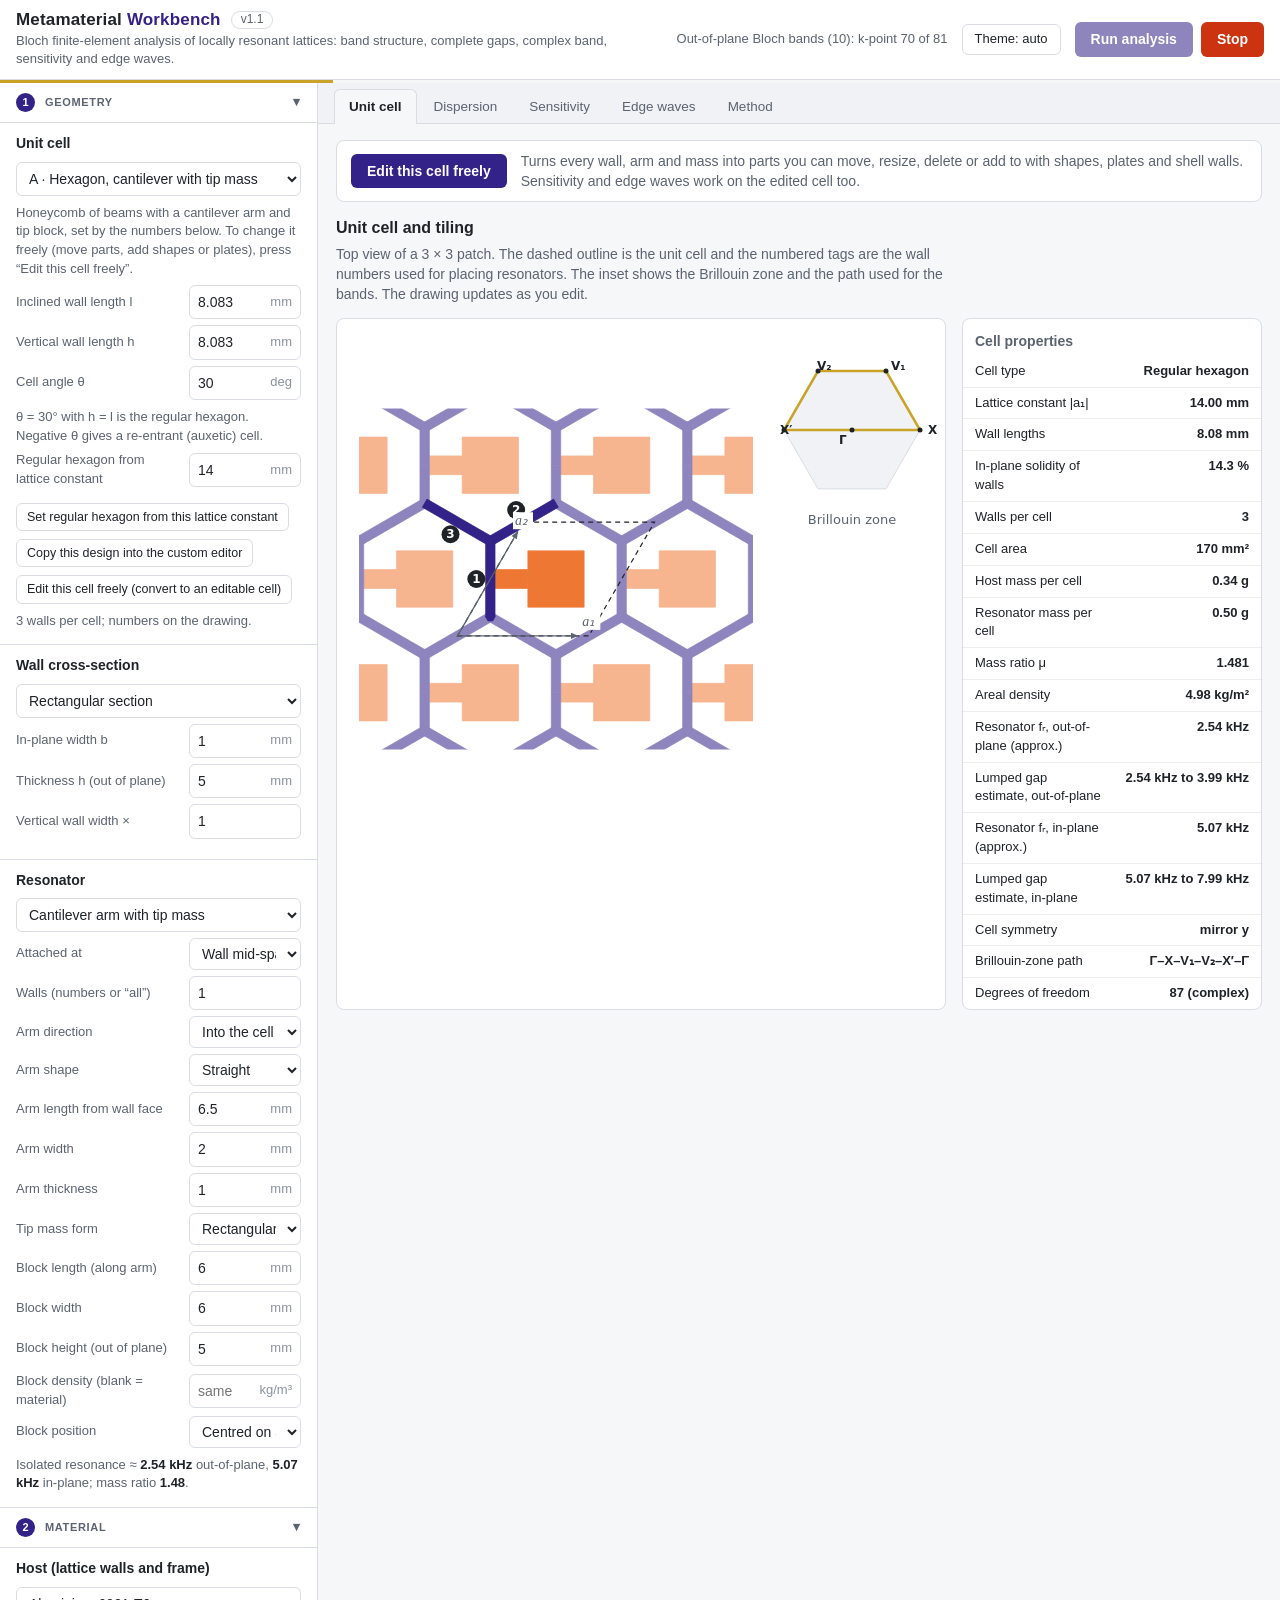
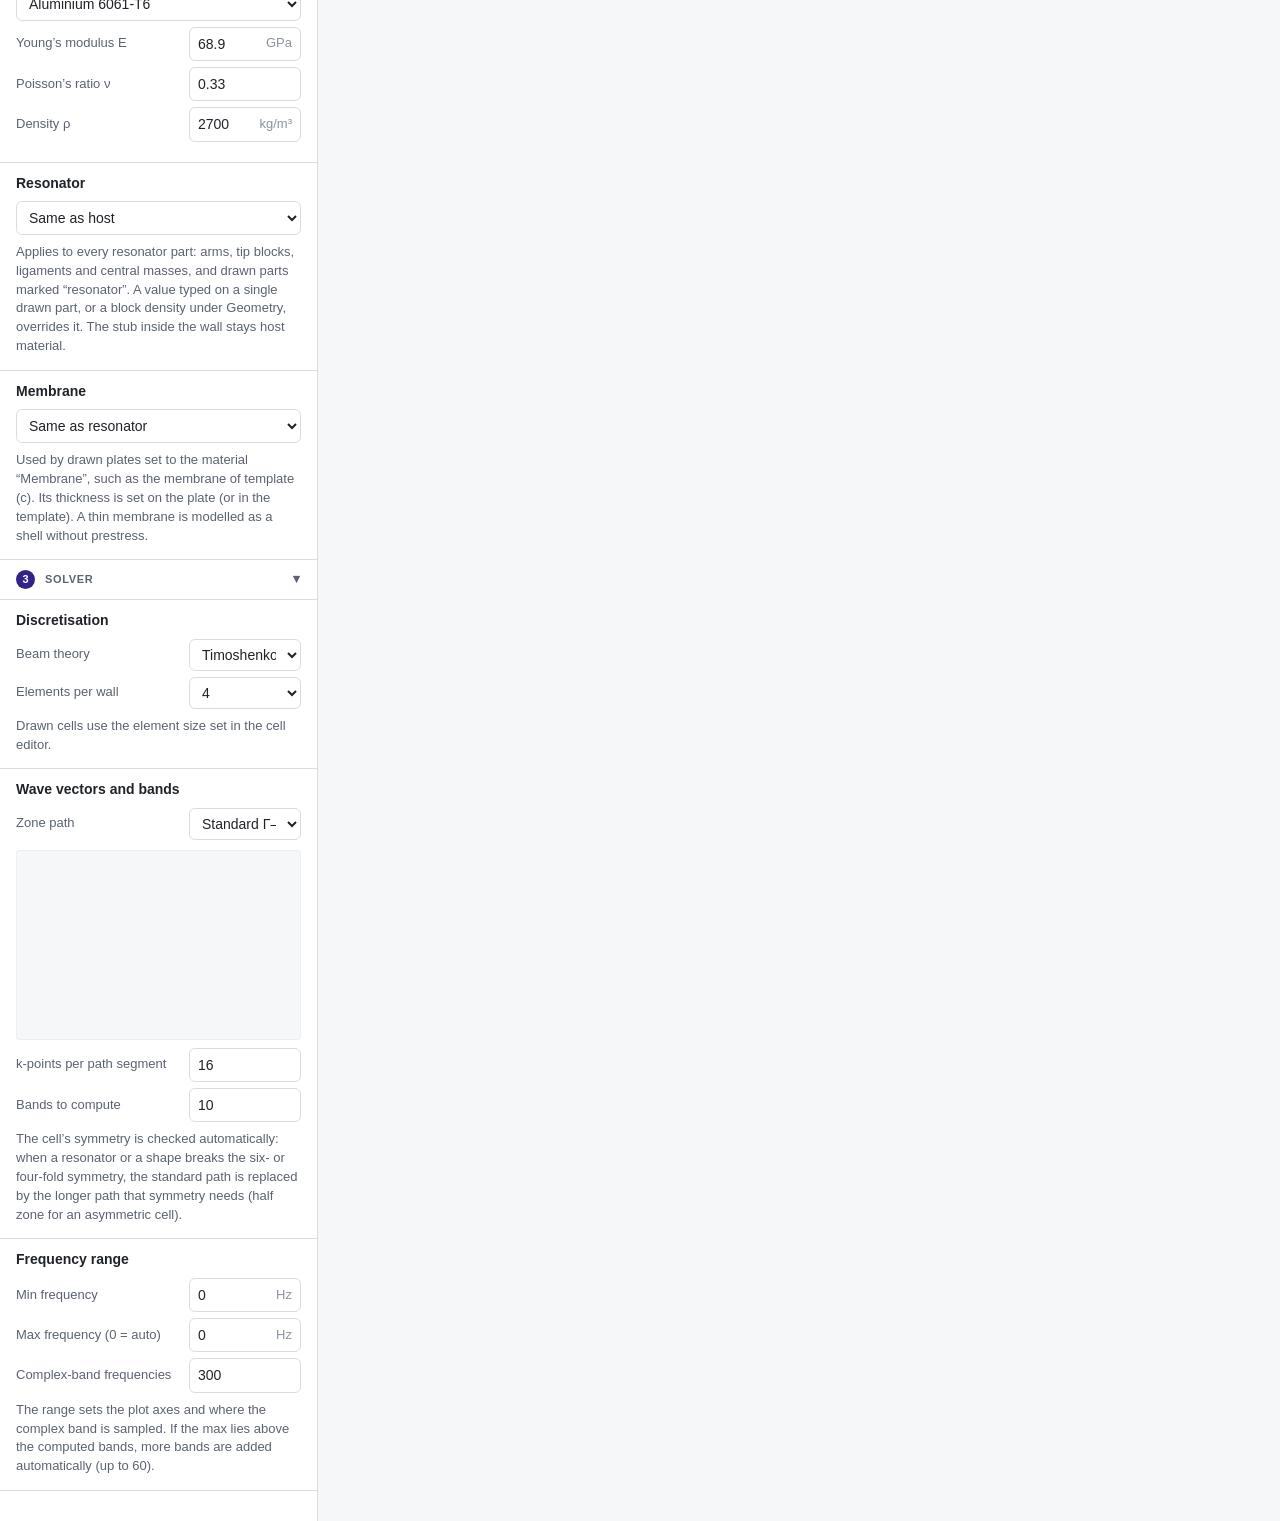
<file: index.html>
<!DOCTYPE html>
<html lang="en">
<head>
<meta charset="utf-8">
<meta name="viewport" content="width=device-width, initial-scale=1, viewport-fit=cover">
<title>Metamaterial FE Workbench</title>
<link rel="stylesheet" href="src/style.css">
</head>
<body>
<header class="top">
  <div class="grow">
    <h1><span>Metamaterial <span class="acc">Workbench</span></span><span class="verchip" title="Version">v1.1</span></h1>
    <p>Bloch finite-element analysis of locally resonant lattices: band structure, complete gaps, complex band, sensitivity and edge waves.</p>
  </div>
  <div class="status" id="status" role="status">Ready</div>
  <button class="btn" type="button" id="themeBtn" title="Colours: follow the system, light or dark">Theme: auto</button>
  <div class="runbox"><button class="run" id="run">Run analysis</button><button class="stop" id="stop" type="button" disabled>Stop</button></div>
</header>
<div class="bar"><i id="prog"></i></div>
<div class="shell">
<aside class="rail" aria-label="Model parameters">
  <details class="grp" open><summary><span class="num">1</span>Geometry</summary>
  <fieldset>
    <legend>Unit cell</legend>
    <select class="full" id="design" aria-label="Unit cell design">
      <optgroup label="Ready-made cells (all editable)">
        <option value="hexcant" selected>A · Hexagon, cantilever with tip mass</option>
        <option value="hexspokes">B · Hexagon, centre mass on six spokes, inner ring, six blocks</option>
        <option value="hexbeam">C · Hexagon, beam across, centre mass</option>
      </optgroup>
      <optgroup label="Build your own">
        <option value="own">Lattice + resonator of your choice</option>
      </optgroup>
      <optgroup label="Advanced">
        <option value="custom">Custom beam cell (nodes and beams, JSON)</option>
      </optgroup>
    </select>
    <p class="note" id="designNote"></p>
    <select class="hidden" id="lat" aria-hidden="true" tabindex="-1">
      <option value="hexagon" selected>hexagon</option><option value="square">square</option><option value="triangular">triangular</option><option value="kagome">kagome</option><option value="custom">custom</option><option value="drawn">drawn</option>
    </select>
    <div id="aBox"><div class="row"><label for="a">Lattice constant a</label><div class="inp"><input id="a" type="number" step="any" value="50"><span>mm</span></div></div></div>
    <div id="hexBox">
      <div class="row"><label for="hl">Inclined wall length l</label><div class="inp"><input id="hl" type="number" step="any" value="8.083"><span>mm</span></div></div>
      <div class="row"><label for="hv">Vertical wall length h</label><div class="inp"><input id="hv" type="number" step="any" value="8.083"><span>mm</span></div></div>
      <div class="row"><label for="hth">Cell angle θ</label><div class="inp"><input id="hth" type="number" step="any" value="30"><span>deg</span></div></div>
      <p class="note">θ = 30° with h = l is the regular hexagon. Negative θ gives a re-entrant (auxetic) cell.</p>
      <div class="row"><label for="hLC">Regular hexagon from lattice constant</label><div class="inp"><input id="hLC" type="number" step="any" value="14"><span>mm</span></div></div>
      <button class="mini" id="setLC" type="button">Set regular hexagon from this lattice constant</button>
    </div>
    <div id="customBox" class="hidden">
      <textarea id="json" spellcheck="false" aria-label="Custom cell definition" rows="16"></textarea>
      <p class="note" id="jsonNote">Lengths in mm, masses in g, J in g·mm². “shift” is the cell offset [n₁, n₂] of node j. Role “res” marks resonator parts.</p>
    </div>
    <button class="mini" id="toCustom" type="button">Copy this design into the custom editor</button>
    <div id="drawnBox" class="hidden"><p class="note">The cell is edited in the <b>Unit cell</b> tab: standard shapes (any regular polygon, rectangle, circle) used as plates, beam frames, shell walls or holes, plus free beams, walls, plates, masses, mass-springs and templates. Sizes, thicknesses, positions and materials of every part are typed there or changed with the mouse. All analyses work on it: dispersion, sensitivity and edge waves.</p><button class="mini" type="button" id="openEditor">Open the cell editor</button></div>
    <button class="mini" id="editAsDraw" type="button">Edit this cell freely (convert to an editable cell)</button>
    <p class="note" id="latNote"></p>
  </fieldset>
  <div id="genBox" class="hidden">
  <fieldset>
    <legend>Lattice</legend>
    <div class="row" id="gLatRow"><label for="gLat">Lattice</label><div class="inp"><select id="gLat"><option value="hex" selected>Hexagon (honeycomb)</option><option value="square">Square</option><option value="tri">Triangle</option><option value="kagome">Kagome</option><option value="free">Free (draw the frame yourself)</option></select></div></div>
    <div data-glat="hex square tri kagome">
      <div class="row"><label for="gL" id="gLlab">Hexagon side L</label><div class="inp"><input id="gL" type="number" step="any" value="10"><span>mm</span></div></div>
      <div class="row"><label for="gW">Wall width w (in plane)</label><div class="inp"><input id="gW" type="number" step="any" value="1"><span>mm</span></div></div>
      <div class="row"><label for="gH">Wall height h (out of plane)</label><div class="inp"><input id="gH" type="number" step="any" value="3"><span>mm</span></div></div>
    </div>
    <p class="note" data-glat="free">Draw the frame in the Unit cell tab (Shape → Frame of beams, or Beam). The lattice vectors a₁, a₂ are set there.</p>
  </fieldset>
  <fieldset>
    <legend>Resonator</legend>
    <div class="row" id="gResRow"><label for="gRes">Resonator</label><div class="inp"><select id="gRes"><option value="none">None (bare lattice)</option><option value="cant">Cantilever with tip mass</option><option value="spokes">Centre mass on spokes</option><option value="across" selected>Beam across, centre mass</option><option value="membrane">Membrane with centre mass</option><option value="spring">Mass on spring</option></select></div></div>
    <div data-gres="cant">
      <div class="row"><label for="gCw">Walls (numbers or “all”)</label><div class="inp"><input id="gCw" type="text" value="1"></div></div>
      <div class="row"><label for="gCt">Position along wall (0–1)</label><div class="inp"><input id="gCt" type="number" step="any" value="0.5"></div></div>
      <div class="row"><label for="gCL">Arm length from wall face</label><div class="inp"><input id="gCL" type="number" step="any" value="4"><span>mm</span></div></div>
      <div class="row"><label for="gCb">Arm width</label><div class="inp"><input id="gCb" type="number" step="any" value="1"><span>mm</span></div></div>
      <div class="row"><label for="gCh">Arm thickness</label><div class="inp"><input id="gCh" type="number" step="any" value="0.6"><span>mm</span></div></div>
      <div class="row"><label for="gBl">Tip block length</label><div class="inp"><input id="gBl" type="number" step="any" value="2.5"><span>mm</span></div></div>
      <div class="row"><label for="gBw">Tip block width</label><div class="inp"><input id="gBw" type="number" step="any" value="2.5"><span>mm</span></div></div>
      <div class="row"><label for="gBh">Tip block height</label><div class="inp"><input id="gBh" type="number" step="any" value="2"><span>mm</span></div></div>
    </div>
    <div data-gres="spokes across membrane">
      <div class="row"><label for="gMs">Centre mass shape</label><div class="inp"><select id="gMs"><option value="poly" selected>Polygon (like the cell)</option><option value="circle">Circle</option></select></div></div>
      <div class="row"><label for="gMR">Centre mass radius R</label><div class="inp"><input id="gMR" type="number" step="any" value="2.5"><span>mm</span></div></div>
      <div class="row"><label for="gMt">Centre mass thickness t</label><div class="inp"><input id="gMt" type="number" step="any" value="2"><span>mm</span></div></div>
      <div class="row"><label for="gMrho">Mass density (blank = material)</label><div class="inp"><input id="gMrho" type="number" step="any" placeholder="same"><span>kg/m³</span></div></div>
    </div>
    <div data-gres="spokes across">
      <div class="row"><label for="gSb">Beam width</label><div class="inp"><input id="gSb" type="number" step="any" value="0.6"><span>mm</span></div></div>
      <div class="row"><label for="gSh">Beam thickness</label><div class="inp"><input id="gSh" type="number" step="any" value="0.6"><span>mm</span></div></div>
    </div>
    <div data-gres="across">
      <div class="row"><label for="gAx">Beam runs between</label><div class="inp"><select id="gAx"><option value="mid" selected>Two opposite sides (mid-points)</option><option value="corner">Two opposite corners</option></select></div></div>
    </div>
    <div data-gres="spokes">
      <div class="row"><label for="gRr">Inner ring radius (0 = none)</label><div class="inp"><input id="gRr" type="number" step="any" value="6"><span>mm</span></div></div>
      <div class="row"><label for="gRw">Ring width</label><div class="inp"><input id="gRw" type="number" step="any" value="0.6"><span>mm</span></div></div>
      <div class="row"><label for="gKs">Block size (0 = none)</label><div class="inp"><input id="gKs" type="number" step="any" value="0.9"><span>mm</span></div></div>
      <div class="row"><label for="gKt">Block thickness</label><div class="inp"><input id="gKt" type="number" step="any" value="1.5"><span>mm</span></div></div>
      <p class="note">Blocks sit where the ring meets the spokes (half-way along the spokes when there is no ring).</p>
    </div>
    <div data-gres="membrane">
      <div class="row"><label for="gMm">Membrane thickness</label><div class="inp"><input id="gMm" type="number" step="any" value="0.1"><span>mm</span></div></div>
      <p class="note">The membrane uses the Membrane material (section 2).</p>
    </div>
    <div data-gres="spring">
      <div class="row"><label for="gPm">Mass</label><div class="inp"><input id="gPm" type="number" step="any" value="0.5"><span>g</span></div></div>
      <div class="row"><label for="gPf">Frequency (out of plane)</label><div class="inp"><input id="gPf" type="number" step="any" value="1500"><span>Hz</span></div></div>
      <div class="row"><label for="gPw">On walls (numbers or “all”)</label><div class="inp"><input id="gPw" type="text" value="1"></div></div>
    </div>
    <div data-gres="cant spokes across membrane">
      <div class="row"><label for="gZr">Masses and blocks: thickness</label><div class="inp"><select id="gZr"><option value="mid" selected>Centred on the mid-plane</option><option value="bottom">Upward from the mid-plane</option></select></div></div>
    </div>
  </fieldset>
  <p class="note err hidden" id="gErr"></p>
  <p class="note hidden" id="gEdited">You have edited this cell in the Unit cell tab, so these numbers no longer drive it. Press the button to rebuild the cell from them (your hand edits are replaced; Undo brings them back).</p>
  <button class="mini" type="button" id="gRebuild">Rebuild the cell from these numbers</button>
  </div>
  <fieldset id="hostSet">
    <legend>Wall cross-section</legend>
    <select class="full" id="hshape" aria-label="Wall cross-section">
      <option value="rect">Rectangular section</option>
      <option value="circ">Circular rod</option>
    </select>
    <div class="row" id="hbRow"><label for="hb">In-plane width b</label><div class="inp"><input id="hb" type="number" step="any" value="1"><span>mm</span></div></div>
    <div class="row"><label for="hh" id="hhLabel">Thickness h (out of plane)</label><div class="inp"><input id="hh" type="number" step="any" value="5"><span>mm</span></div></div>
    <div class="row" id="vfRow"><label for="vf">Vertical wall width × </label><div class="inp"><input id="vf" type="number" step="any" value="1"></div></div>
  </fieldset>
  <fieldset id="resSet">
    <legend>Resonator</legend>
    <select class="full" id="rtype" aria-label="Resonator type">
      <option value="none">None (bare lattice)</option>
      <option value="arm" selected>Cantilever arm with tip mass</option>
      <option value="spring">Mass on spring</option>
      <option value="central">Central mass on ligaments</option>
    </select>
    <div id="attachBox">
      <div class="row"><label for="ratt">Attached at</label><div class="inp"><select id="ratt"><option value="mid" selected>Wall mid-span</option><option value="t">Point along wall</option><option value="junction">Junctions</option></select></div></div>
      <div class="row" id="tRow"><label for="rt">Position along wall (0–1)</label><div class="inp"><input id="rt" type="number" step="any" value="0.3"></div></div>
      <div class="row" id="wallRow"><label for="rwalls">Walls (numbers or “all”)</label><div class="inp"><input id="rwalls" type="text" value="1"></div></div>
    </div>
    <div id="armBox">
      <div class="row"><label for="rori">Arm direction</label><div class="inp"><select id="rori"><option value="in">Into the cell</option><option value="out">Out of the cell</option><option value="both">Both sides (pair)</option><option value="angle">Fixed angle</option></select></div></div>
      <div class="row" id="angRow"><label for="rang">Angle from x</label><div class="inp"><input id="rang" type="number" step="any" value="0"><span>deg</span></div></div>
      <div class="row"><label for="rshape">Arm shape</label><div class="inp"><select id="rshape"><option value="straight">Straight</option><option value="L">L-shaped</option></select></div></div>
      <div class="row"><label for="rL" id="rLlab">Arm length from wall face</label><div class="inp"><input id="rL" type="number" step="any" value="6.5"><span>mm</span></div></div>
      <div id="lBox" class="hidden">
        <div class="row"><label for="rL2">Second leg length</label><div class="inp"><input id="rL2" type="number" step="any" value="6"><span>mm</span></div></div>
        <div class="row"><label for="rturn">Turn angle</label><div class="inp"><input id="rturn" type="number" step="any" value="90"><span>deg</span></div></div>
      </div>
      <div class="row"><label for="rb">Arm width</label><div class="inp"><input id="rb" type="number" step="any" value="2"><span>mm</span></div></div>
      <div class="row"><label for="rh">Arm thickness</label><div class="inp"><input id="rh" type="number" step="any" value="1"><span>mm</span></div></div>
      <div class="row"><label for="tipf">Tip mass form</label><div class="inp"><select id="tipf"><option value="block" selected>Rectangular block</option><option value="point">Point mass</option></select></div></div>
      <div id="blockBox">
        <div class="row"><label for="bL">Block length (along arm)</label><div class="inp"><input id="bL" type="number" step="any" value="6"><span>mm</span></div></div>
        <div class="row"><label for="bW">Block width</label><div class="inp"><input id="bW" type="number" step="any" value="6"><span>mm</span></div></div>
        <div class="row"><label for="bH">Block height (out of plane)</label><div class="inp"><input id="bH" type="number" step="any" value="5"><span>mm</span></div></div>
        <div class="row"><label for="bRho">Block density (blank = material)</label><div class="inp"><input id="bRho" type="number" step="any" placeholder="same"><span>kg/m³</span></div></div>
        <div class="row"><label for="bPos">Block position</label><div class="inp"><select id="bPos"><option value="centred" selected>Centred on arm tip</option><option value="beyond">Starts at arm tip</option></select></div></div>
      </div>
      <div id="pointBox" class="hidden">
        <div class="row"><label for="rmt">Tip mass (cube)</label><div class="inp"><input id="rmt" type="number" step="any" value="0.8"><span>g</span></div></div>
        <div class="row"><label for="rside">Cube side</label><div class="inp"><input id="rside" type="number" step="any" value="5"><span>mm</span></div></div>
      </div>
    </div>
    <div id="springBox" class="hidden">
      <div class="row"><label for="rm">Resonator mass m</label><div class="inp"><input id="rm" type="number" step="any" value="2"><span>g</span></div></div>
      <div class="row"><label for="rk">Spring stiffness k</label><div class="inp"><input id="rk" type="number" step="any" value="28400"><span>N/m</span></div></div>
      <div class="row"><label for="ftarget">Tune k to f<sub>r</sub></label><div class="inp"><input id="ftarget" type="number" step="any" value="600"><span>Hz</span></div></div>
      <button class="mini" id="tune" type="button">Set k from this frequency</button>
    </div>
    <div id="centralBox" class="hidden">
      <div class="row"><label for="cM">Central mass</label><div class="inp"><input id="cM" type="number" step="any" value="3"><span>g</span></div></div>
      <div class="row"><label for="cS">Cube side</label><div class="inp"><input id="cS" type="number" step="any" value="7"><span>mm</span></div></div>
      <div class="row"><label for="cTo">Ligaments to</label><div class="inp"><select id="cTo"><option value="corners">Cell corners</option><option value="mids">Wall mid-spans</option></select></div></div>
      <div class="row"><label for="cb">Ligament width</label><div class="inp"><input id="cb" type="number" step="any" value="1.5"><span>mm</span></div></div>
      <div class="row"><label for="ch">Ligament thickness</label><div class="inp"><input id="ch" type="number" step="any" value="1"><span>mm</span></div></div>
    </div>
    <p class="note" id="resNote"></p>
  </fieldset>
  </details>
  <details class="grp" open><summary><span class="num">2</span>Material</summary>
  <fieldset>
    <legend>Host (lattice walls and frame)</legend>
    <select class="full" id="matp" aria-label="Material preset">
      <option value="al">Aluminium 6061-T6</option>
      <option value="ti">Titanium Ti-6Al-4V</option>
      <option value="ss">Stainless steel 304</option>
      <option value="cf">CFRP, quasi-isotropic (approx.)</option>
      <option value="pa">PA12 nylon (SLS)</option>
      <option value="pla">PLA (FDM)</option>
      <option value="resin">Photopolymer resin (SLA, approx.)</option>
      <option value="esp">Electrospun nanofibre mat (approx.)</option>
      <option value="custom">Custom</option>
    </select>
    <div class="row"><label for="E">Young’s modulus E</label><div class="inp"><input id="E" type="number" step="any" value="68.9"><span>GPa</span></div></div>
    <div class="row"><label for="nu">Poisson’s ratio ν</label><div class="inp"><input id="nu" type="number" step="any" value="0.33"></div></div>
    <div class="row"><label for="rho">Density ρ</label><div class="inp"><input id="rho" type="number" step="any" value="2700"><span>kg/m³</span></div></div>
  </fieldset>
  <fieldset>
    <legend>Resonator</legend>
    <select class="full" id="rmatp" aria-label="Resonator material preset">
      <option value="same" selected>Same as host</option>
      <option value="al">Aluminium 6061-T6</option>
      <option value="ti">Titanium Ti-6Al-4V</option>
      <option value="ss">Stainless steel 304</option>
      <option value="cf">CFRP, quasi-isotropic (approx.)</option>
      <option value="pa">PA12 nylon (SLS)</option>
      <option value="pla">PLA (FDM)</option>
      <option value="resin">Photopolymer resin (SLA, approx.)</option>
      <option value="esp">Electrospun nanofibre mat (approx.)</option>
      <option value="custom">Custom</option>
    </select>
    <div id="rmatBox" class="hidden">
      <div class="row"><label for="rE">Young’s modulus E</label><div class="inp"><input id="rE" type="number" step="any" value="68.9"><span>GPa</span></div></div>
      <div class="row"><label for="rnu">Poisson’s ratio ν</label><div class="inp"><input id="rnu" type="number" step="any" value="0.33"></div></div>
      <div class="row"><label for="rrho">Density ρ</label><div class="inp"><input id="rrho" type="number" step="any" value="2700"><span>kg/m³</span></div></div>
    </div>
    <p class="note">Applies to every resonator part: arms, tip blocks, ligaments and central masses, and drawn parts marked “resonator”. A value typed on a single drawn part, or a block density under Geometry, overrides it. The stub inside the wall stays host material.</p>
  </fieldset>
  <fieldset>
    <legend>Membrane</legend>
    <select class="full" id="mmatp" aria-label="Membrane material preset">
      <option value="same" selected>Same as resonator</option>
      <option value="al">Aluminium 6061-T6</option>
      <option value="ti">Titanium Ti-6Al-4V</option>
      <option value="ss">Stainless steel 304</option>
      <option value="cf">CFRP, quasi-isotropic (approx.)</option>
      <option value="pa">PA12 nylon (SLS)</option>
      <option value="pla">PLA (FDM)</option>
      <option value="resin">Photopolymer resin (SLA, approx.)</option>
      <option value="esp">Electrospun nanofibre mat (approx.)</option>
      <option value="custom">Custom</option>
    </select>
    <div id="mmatBox" class="hidden">
      <div class="row"><label for="mE">Young’s modulus E</label><div class="inp"><input id="mE" type="number" step="any" value="0.05"><span>GPa</span></div></div>
      <div class="row"><label for="mnu">Poisson’s ratio ν</label><div class="inp"><input id="mnu" type="number" step="any" value="0.3"></div></div>
      <div class="row"><label for="mrho">Density ρ</label><div class="inp"><input id="mrho" type="number" step="any" value="400"><span>kg/m³</span></div></div>
    </div>
    <p class="note">Used by drawn plates set to the material “Membrane”, such as the membrane of template (c). Its thickness is set on the plate (or in the template). A thin membrane is modelled as a shell without prestress.</p>
  </fieldset>
  </details>
  <details class="grp" open><summary><span class="num">3</span>Solver</summary>
  <fieldset>
    <legend>Discretisation</legend>
    <div class="row"><label for="beam">Beam theory</label><div class="inp"><select id="beam"><option value="tim" selected>Timoshenko</option><option value="eb">Euler–Bernoulli</option></select></div></div>
    <div class="row"><label for="ne">Elements per wall</label><div class="inp"><select id="ne"><option>2</option><option selected>4</option><option>6</option><option>8</option></select></div></div>
    <p class="note">Drawn cells use the element size set in the cell editor.</p>
  </fieldset>
  <fieldset>
    <legend>Wave vectors and bands</legend>
    <div class="row"><label for="path">Zone path</label><div class="inp"><select id="path"><option value="std" selected>Standard Γ–X–K–Γ / Γ–X–M–Γ if the cell allows it</option><option value="stdforce">Γ–X–K–Γ / Γ–X–M–Γ, forced (ignores symmetry)</option><option value="auto">Automatic from cell symmetry</option><option value="quarter">Quarter zone</option><option value="half">Half zone (any cell)</option><option value="custom">Custom path (your own points)</option></select></div></div>
    <div id="kpathBox" class="hidden">
      <div class="row"><label for="kpU">Point coordinates</label><div class="inp"><select id="kpU"><option value="frac">Fractions of b₁, b₂</option><option value="cart">kx, ky in units of π/a</option></select></div></div>
      <textarea id="kpT" class="kpt" rows="5" spellcheck="false" aria-label="Custom zone path">Γ 0 0
X 1/2 0
K 2/3 1/3
Γ 0 0</textarea>
      <button class="mini" id="kpFill" type="button">Start from the automatic path</button>
      <p class="note">One point per line: a label, then two numbers (fractions such as 2/3 are fine). The bands are computed along straight lines from point to point. With π/a units, a = |a₁|.</p>
    </div>
    <canvas id="cvKpath" class="kpath" aria-label="Brillouin zone and the zone path"></canvas>
    <p class="note" id="kpNote"></p>
    <div class="row"><label for="kper">k-points per path segment</label><div class="inp"><input id="kper" type="number" step="1" value="16"></div></div>
    <div class="row"><label for="nb">Bands to compute</label><div class="inp"><input id="nb" type="number" step="1" value="10"></div></div>
    <p class="note">The cell’s symmetry is checked automatically: when a resonator or a shape breaks the six- or four-fold symmetry, the standard path is replaced by the longer path that symmetry needs (half zone for an asymmetric cell).</p>
  </fieldset>
  <fieldset>
    <legend>Frequency range</legend>
    <div class="row"><label for="fmin">Min frequency</label><div class="inp"><input id="fmin" type="number" step="any" value="0"><span>Hz</span></div></div>
    <div class="row"><label for="fmax">Max frequency (0 = auto)</label><div class="inp"><input id="fmax" type="number" step="any" value="0"><span>Hz</span></div></div>
    <div class="row"><label for="nf">Complex-band frequencies</label><div class="inp"><input id="nf" type="number" step="1" value="300"></div></div>
    <p class="note">The range sets the plot axes and where the complex band is sampled. If the max lies above the computed bands, more bands are added automatically (up to 60).</p>
  </fieldset>
  </details>
</aside>

<main>
  <nav class="tabs" role="tablist">
    <button role="tab" id="t-geo" aria-selected="true" aria-controls="p-geo">Unit cell</button>
    <button role="tab" id="t-disp" aria-selected="false" aria-controls="p-disp">Dispersion</button>
    <button role="tab" id="t-sens" aria-selected="false" aria-controls="p-sens">Sensitivity</button>
    <button role="tab" id="t-edge" aria-selected="false" aria-controls="p-edge">Edge waves</button>
    <button role="tab" id="t-meth" aria-selected="false" aria-controls="p-meth">Method</button>
  </nav>

  <section class="panel" id="p-geo" role="tabpanel" aria-labelledby="t-geo">
    <div class="convbar"><button class="run" type="button" id="editAsDraw2">Edit this cell freely</button><span>Turns every wall, arm and mass into parts you can move, resize, delete or add to with shapes, plates and shell walls. Sensitivity and edge waves work on the edited cell too.</span></div>
    <h2>Unit cell and tiling</h2>
    <p class="lede">Top view of a 3 × 3 patch. The dashed outline is the unit cell and the numbered tags are the wall numbers used for placing resonators. The inset shows the Brillouin zone and the path used for the bands. The drawing updates as you edit.</p>
    <div class="geo">
      <div class="frame"><canvas id="cvGeo" aria-label="Lattice geometry"></canvas></div>
      <div class="frame side">
        <h3>Cell properties</h3>
        <table class="kv" id="kv"></table>
      </div>
    </div>
  </section>

  <section class="panel hidden" id="p-drw" role="tabpanel" aria-labelledby="t-geo">
    <h2>Unit cell editor</h2>
    <p class="lede">Build the cell from shapes and parts in top view. The <b>Shape</b> tool places a regular polygon (any number of sides), rectangle or circle, used as a shell plate, a frame of beams, shell walls or a hole: type its centre, size and rotation, or drag it and its handles with the mouse. Or start from a template and edit it. Beams have a width and a height; shell walls are vertical strips with a thickness and a height; shell plates have a thickness and may have holes. Parts may cross the dashed cell outline: everything repeats periodically and points snap to the periodic copies. Mark each part as host or resonator. Run the analysis from the top bar; results appear in the Dispersion tab.</p>
    <div class="dbar">
      <div class="seg dtools" id="dTools" role="radiogroup" aria-label="Drawing tool"></div>
      <div class="seg" role="radiogroup" aria-label="Role of new parts"><button type="button" role="radio" data-drole="host" aria-checked="true">New parts: host</button><button type="button" role="radio" data-drole="res" aria-checked="false">resonator</button></div><button class="mini" type="button" id="dAutoRole" title="Parts of the lattice frame become host, everything else resonator">Frame = host, rest = resonator</button>
    </div>
    <div class="dbar dbar2">
      <button class="mini" type="button" id="dUndo">Undo</button><button class="mini" type="button" id="dRedo">Redo</button><button class="mini" type="button" id="dFit">Fit view</button>
      <button class="mini" type="button" id="dClear">Clear drawing</button>
      <button class="mini" type="button" id="dSave">Save drawing (.json)</button><label class="mini filebtn">Open drawing<input type="file" id="dLoad" accept=".json,application/json"></label>
      <label class="chk inl"><input type="checkbox" id="dMeshShow" checked> show shell mesh</label>
    </div>
    <div class="dgrid">
      <div class="latwarn hidden" id="dLatWarn" role="alert"><span></span><button class="mini" type="button" id="dLatWarnFit">Fit lattice to frame</button></div>
      <div class="frame"><canvas id="cvDraw" aria-label="Unit-cell drawing area"></canvas></div>
      <div class="dside">
        <div class="hcard">
          <h3>New part</h3>
          <div data-dnew="shape" class="hidden">
            <div class="row"><label for="dSty">Shape</label><div class="inp"><select id="dSty"><option value="ngon">Regular polygon</option><option value="rect">Rectangle</option><option value="circle">Circle</option></select></div></div>
            <div data-dst="ngon"><div class="row"><label for="dSn">Number of sides</label><div class="inp"><input id="dSn" type="number" step="1" value="6"></div></div></div>
            <div data-dst="ngon circle"><div class="row"><label for="dSm">Size given as</label><div class="inp"><select id="dSm"><option value="R" data-for="ngon circle">Corner radius / radius R</option><option value="s" data-for="ngon">Side length</option><option value="ri" data-for="ngon">Inner radius (to a side)</option><option value="d" data-for="circle">Diameter</option></select></div></div>
              <div class="row"><label for="dSv">Size</label><div class="inp"><input id="dSv" type="number" step="any" value="3"><span>mm</span></div></div></div>
            <div data-dst="rect"><div class="row"><label for="dSx">Width</label><div class="inp"><input id="dSx" type="number" step="any" value="6"><span>mm</span></div></div><div class="row"><label for="dSy">Height (in plane)</label><div class="inp"><input id="dSy" type="number" step="any" value="3"><span>mm</span></div></div></div>
            <div class="row"><label for="dSa">Rotation</label><div class="inp"><input id="dSa" type="number" step="any" value="0"><span>deg</span></div></div>
            <div class="row"><label for="dSu">Use as</label><div class="inp"><select id="dSu"><option value="plate">Shell plate (filled)</option><option value="frame">Frame of beams (edges)</option><option value="walls">Shell walls (edges)</option><option value="hole">Hole in a plate</option></select></div></div>
            <div data-dsu="plate walls"><div class="row"><label for="dSt">Thickness t</label><div class="inp"><input id="dSt" type="number" step="any" value="1"><span>mm</span></div></div></div>
            <div data-dsu="frame"><div class="row"><label for="dSb">Beam width b</label><div class="inp"><input id="dSb" type="number" step="any" value="0.6"><span>mm</span></div></div><div class="row"><label for="dSh">Beam height h</label><div class="inp"><input id="dSh" type="number" step="any" value="1"><span>mm</span></div></div></div>
            <div data-dsu="walls"><div class="row"><label for="dSH">Wall height H</label><div class="inp"><input id="dSH" type="number" step="any" value="3"><span>mm</span></div></div><div class="row"><label for="dSz0">Bottom edge z₀</label><div class="inp"><input id="dSz0" type="number" step="any" value="-1.5"><span>mm</span></div></div></div>
            <div data-dsu="plate frame"><div class="row"><label for="dSz">Height z</label><div class="inp"><input id="dSz" type="number" step="any" value="0"><span>mm</span></div></div></div>
            <div data-dsu="plate frame"><div class="row"><label for="dSzr">Thickness measured</label><div class="inp"><select id="dSzr"><option value="">Centred on z</option><option value="bottom">Upward from z</option><option value="top">Downward from z</option></select></div></div></div>
            <div data-dsu="plate"><label class="chk"><input type="checkbox" id="dSmem"> membrane material</label></div>
            <div class="row"><label>Centre x, y</label><div class="inp2"><input id="dScx" type="number" step="any" value="0"><input id="dScy" type="number" step="any" value="0"><span>mm</span></div></div>
            <button class="mini" type="button" id="dSadd">Add at this centre</button>
            <p class="note">Or click in the drawing to place it there. New parts take the role chosen above (host or resonator). A hole cuts the plate under its centre.</p>
          </div>
          <div data-dnew="beam"><div class="row"><label for="dPb">Width b</label><div class="inp"><input id="dPb" type="number" step="any" value="1"><span>mm</span></div></div><div class="row"><label for="dPh">Height h</label><div class="inp"><input id="dPh" type="number" step="any" value="5"><span>mm</span></div></div><div class="row"><label for="dPz">Axis height z</label><div class="inp"><input id="dPz" type="number" step="any" value="0"><span>mm</span></div></div></div>
          <div data-dnew="wall" class="hidden"><div class="row"><label for="dPt">Thickness t</label><div class="inp"><input id="dPt" type="number" step="any" value="1"><span>mm</span></div></div><div class="row"><label for="dPH">Height H</label><div class="inp"><input id="dPH" type="number" step="any" value="5"><span>mm</span></div></div><div class="row"><label for="dPz0">Bottom edge z₀</label><div class="inp"><input id="dPz0" type="number" step="any" value="-2.5"><span>mm</span></div></div></div>
          <div data-dnew="plate hole" class="hidden"><div class="row"><label for="dPpt">Plate thickness t</label><div class="inp"><input id="dPpt" type="number" step="any" value="1"><span>mm</span></div></div><div class="row"><label for="dPpz">Plate height z</label><div class="inp"><input id="dPpz" type="number" step="any" value="0"><span>mm</span></div></div><p class="note">A hole is drawn inside an existing plate.</p></div>
          <div data-dnew="mass" class="hidden"><div class="row"><label for="dPm">Mass</label><div class="inp"><input id="dPm" type="number" step="any" value="0.5"><span>g</span></div></div><div class="row"><label for="dPside">Cube side</label><div class="inp"><input id="dPside" type="number" step="any" value="4"><span>mm</span></div></div><div class="row"><label for="dPmz">Height z</label><div class="inp"><input id="dPmz" type="number" step="any" value="0"><span>mm</span></div></div></div>
          <div data-dnew="spring" class="hidden"><div class="row"><label for="dPsm">Mass</label><div class="inp"><input id="dPsm" type="number" step="any" value="0.5"><span>g</span></div></div><div class="row"><label for="dPsf">Frequency (out of plane)</label><div class="inp"><input id="dPsf" type="number" step="any" value="800"><span>Hz</span></div></div><div class="row"><label for="dPsz">Height z</label><div class="inp"><input id="dPsz" type="number" step="any" value="0"><span>mm</span></div></div></div>
          <div data-dnew="template" class="hidden">
            <div class="row"><label for="dTt">Template</label><div class="inp"><select id="dTt"><option value="cant">Cantilever + block</option><option value="L">L-shaped arm + block</option><option value="spring">Mass on spring</option></select></div></div>
            <div data-dtt="cant L"><div class="row"><label for="dTa">Direction (from x)</label><div class="inp"><input id="dTa" type="number" step="any" value="90"><span>deg</span></div></div>
              <div class="row"><label for="dTs">Stub inside wall (host)</label><div class="inp"><input id="dTs" type="number" step="any" value="0"><span>mm</span></div></div>
              <div class="row"><label for="dTL">Arm length</label><div class="inp"><input id="dTL" type="number" step="any" value="6.5"><span>mm</span></div></div>
              <div class="row"><label for="dTb">Arm width</label><div class="inp"><input id="dTb" type="number" step="any" value="2"><span>mm</span></div></div>
              <div class="row"><label for="dTh">Arm thickness</label><div class="inp"><input id="dTh" type="number" step="any" value="1"><span>mm</span></div></div>
              <div data-dtt="L"><div class="row"><label for="dTL2">Second leg</label><div class="inp"><input id="dTL2" type="number" step="any" value="5"><span>mm</span></div></div><div class="row"><label for="dTturn">Turn</label><div class="inp"><input id="dTturn" type="number" step="any" value="90"><span>deg</span></div></div></div>
              <div class="row"><label for="dTbL">Block length</label><div class="inp"><input id="dTbL" type="number" step="any" value="6"><span>mm</span></div></div>
              <div class="row"><label for="dTbW">Block width</label><div class="inp"><input id="dTbW" type="number" step="any" value="6"><span>mm</span></div></div>
              <div class="row"><label for="dTbH">Block height</label><div class="inp"><input id="dTbH" type="number" step="any" value="5"><span>mm</span></div></div>
              <div class="row"><label for="dTsh">Stub height</label><div class="inp"><input id="dTsh" type="number" step="any" value="5"><span>mm</span></div></div></div>
            <div data-dtt="spring"><div class="row"><label for="dTm">Mass</label><div class="inp"><input id="dTm" type="number" step="any" value="0.5"><span>g</span></div></div><div class="row"><label for="dTf">Frequency</label><div class="inp"><input id="dTf" type="number" step="any" value="800"><span>Hz</span></div></div></div>
            <div class="row"><label for="dTz">Height z</label><div class="inp"><input id="dTz" type="number" step="any" value="0"><span>mm</span></div></div>
          </div>
          <div data-dnew="select" class="hidden"><p class="note">Choose a drawing tool above. With Select you can click, move and edit parts.</p></div>
        </div>
        <div class="hcard" id="dProps"></div>
        <div class="hcard">
          <h3>Lattice and mesh</h3>
          <div class="row"><label>a₁ (x, y)</label><div class="inp2"><input id="dA1x" type="number" step="any"><input id="dA1y" type="number" step="any"><span>mm</span></div></div>
          <div class="row"><label>a₂ (x, y)</label><div class="inp2"><input id="dA2x" type="number" step="any"><input id="dA2y" type="number" step="any"><span>mm</span></div></div>
          <div class="row"><label for="dLatP">Preset</label><div class="inp"><select id="dLatP"><option value="hex">Hexagonal</option><option value="square">Square</option><option value="rect">Rectangular</option></select></div></div>
          <div class="row"><label>a (and b for rectangle)</label><div class="inp2"><input id="dLatA" type="number" step="any" value="14"><input id="dLatB" type="number" step="any" value=""><span>mm</span></div></div>
          <button class="mini" type="button" id="dLatSet">Apply preset</button>
          <div class="latfit"><button class="mini" type="button" id="dLatFit" title="Sets a₁ and a₂ from the selected shape or plate (else the largest frame outline) so that copies of it meet side to side">Fit lattice to frame shape</button>
          <label class="chkline"><input type="checkbox" id="dLatFollow"> Keep fitting when the frame changes</label></div>
          <p class="note" id="dLatMsg">Draw the frame as a square, rectangle, parallelogram or hexagon, then press “Fit lattice to frame shape”: a₁ and a₂ are worked out from it.</p>
          <div class="row"><label for="dGrid">Snap grid</label><div class="inp"><input id="dGrid" type="number" step="any" value="0.5"><span>mm</span></div></div>
          <div class="row"><label for="dMesh">Element size</label><div class="inp"><input id="dMesh" type="number" step="any" value="2"><span>mm</span></div></div>
        </div>
      </div>
    </div>
    <div class="geo hgeo" style="margin-top:16px">
      <div class="frame"><div class="ptitle"><strong>3D view of the mesh</strong></div><canvas id="cvDraw3d" aria-label="3D view of the drawn cell"></canvas></div>
      <div class="frame side"><h3>Model</h3><table class="kv" id="dInfo"></table></div>
    </div>
  </section>

  <section class="panel hidden" id="p-disp" role="tabpanel" aria-labelledby="t-disp">
    <h2 id="dispTitle">Dispersion</h2>
    <p class="lede" id="dispLede">Left: real Bloch bands along the zone boundary path, coloured by how much kinetic energy sits in the resonators. Right: the complex band along the first path leg, phase change per cell and attenuation per cell against the same frequency axis. Hover to read a frequency; click a band point to animate its mode.</p>
    <div id="dispParam">
    <div class="polbar"><span>Wave polarisation</span>
      <div class="seg" role="radiogroup" aria-label="Wave polarisation">
        <button type="button" role="radio" aria-checked="true" data-view="oop">Out-of-plane (flexural)</button>
        <button type="button" role="radio" aria-checked="false" data-view="ip">In-plane</button>
        <button type="button" role="radio" aria-checked="false" data-view="both">Both: full band gap</button>
      </div></div>
    <div class="assess" id="assess1"></div>
    <div class="disp">
      <div class="frame"><div class="ptitle"><strong>Band structure</strong><span class="zoombar" data-zg="main" title="Zoom the frequency axis of the band structure and complex band. You can also scroll on either plot, drag to pan, and double-click to reset."><span class="zl">Zoom</span><button type="button" class="zb" data-z="in" aria-label="Zoom in">+</button><button type="button" class="zb" data-z="out" aria-label="Zoom out">−</button><button type="button" class="zb" data-z="reset">Reset</button></span><span id="bandSub"></span></div><canvas id="cvBand" aria-label="Band structure"></canvas></div>
      <div class="frame"><div class="ptitle"><strong id="cplxTitle">Complex band</strong><span id="cplxSub"></span></div><canvas id="cvCplx" aria-label="Complex band structure"></canvas></div>
    </div>
    <div class="legend" id="dispLegend">
      <span>Host<span class="ramp"></span>Resonator energy share</span>
      <span><span class="hatch"></span>Complete band gap (all directions on path)</span>
      <span><span class="sw" style="background:var(--host)"></span>Propagating wave</span>
      <span><span class="sw" style="background:var(--evan)"></span>Evanescent wave</span>
      <span><span class="acband"></span>Acoustic branch: starts at 0 Hz at Γ; the whole cell moves together</span><span><span class="opband"></span>Optical branches: start above 0 Hz; parts of the cell move against each other</span><label class="chkline"><input type="checkbox" class="branchchk" checked> Label branches and gaps</label><span class="zhint">Scroll on a plot to zoom in on a narrow gap; drag to move; double-click to reset.</span>
    </div>
    <p class="readout" id="readout">Hover over either plot to read frequency, phase and attenuation.</p>
    <div class="lower">
      <div class="frame mode">
        <div class="ptitle"><strong>Mode shape</strong><span id="modeSub">Click a point on the band structure</span></div>
        <canvas id="cvMode" aria-label="Animated mode shape"></canvas>
        <div class="ctrl"><button class="mini" id="play" type="button">Pause</button><label>Amplitude <input type="range" id="amp" min="0.2" max="2" step="0.05" value="1"></label><label>Cells <select class="tilesel"><option value="1">1 × 1</option><option value="2">2 × 2</option><option value="3">3 × 3</option><option value="4">4 × 4</option><option value="6">6 × 6</option><option value="9">9 × 9</option><option value="custom">M × N …</option></select></label><span class="tilecustom inp2 hidden"><input type="number" min="1" max="15" step="1" aria-label="Cells along a1"><span>×</span><input type="number" min="1" max="15" step="1" aria-label="Cells along a2"></span><label class="chkline"><input type="checkbox" class="arrowchk" checked> Motion arrows</label></div>
      </div>
      <div class="frame gaplist"><div class="ptitle"><strong>Band gaps found</strong><span id="gapSub"></span></div><div id="gaps"><p class="empty">Run the analysis to list band gaps.</p></div></div>
    </div>
    </div>
    <div id="dispDrawn" class="hidden">
    <div class="assess" id="dAssess"><h3>What this geometry gives</h3><p>Run the analysis to get an assessment.</p></div>
    <div class="polbar"><span>Wave polarisation</span><div class="seg" role="radiogroup" aria-label="Waves shown">
      <button type="button" role="radio" data-dshow="flex" aria-checked="true">Out-of-plane (flexural)</button><button type="button" role="radio" data-dshow="ip" aria-checked="false">In-plane</button><button type="button" role="radio" data-dshow="all" aria-checked="false">All: complete gaps</button></div></div>
    <div class="disp">
      <div class="frame"><div class="ptitle"><strong>Band structure</strong><span class="zoombar" data-zg="drawn" title="Zoom the frequency axis of the band structure and complex band. You can also scroll on either plot, drag to pan, and double-click to reset."><span class="zl">Zoom</span><button type="button" class="zb" data-z="in" aria-label="Zoom in">+</button><button type="button" class="zb" data-z="out" aria-label="Zoom out">−</button><button type="button" class="zb" data-z="reset">Reset</button></span><span id="dBandSub"></span></div><canvas id="cvDrawBand" aria-label="Band structure of the drawn cell"></canvas></div>
      <div class="frame"><div class="ptitle"><strong>Complex band</strong><span>μ = k·a₁, phase along a₂ held at 0</span></div><canvas id="cvDrawCplx" aria-label="Complex band of the drawn cell"></canvas></div>
    </div>
    <div class="legend"><span>Host<span class="ramp"></span>Resonator energy share</span><span><span class="hatch"></span>Complete band gap of the shown waves</span><span><span class="sw" style="background:var(--host)"></span>Complex band (propagating at Im μ = 0)</span><span><span class="acband"></span>Acoustic branch: starts at 0 Hz at Γ; the whole cell moves together</span><span><span class="opband"></span>Optical branches: start above 0 Hz; parts of the cell move against each other</span><label class="chkline"><input type="checkbox" class="branchchk" checked> Label branches and gaps</label><span class="zhint">Scroll on a plot to zoom in on a narrow gap; drag to move; double-click to reset.</span></div>
    <div class="lower">
      <div class="frame mode"><div class="ptitle"><strong>Mode shape</strong><span id="dModeSub">Click a point on the band structure</span></div><canvas id="cvDrawMode" aria-label="Animated mode shape of the drawn cell"></canvas><div class="ctrl"><label>Amplitude <input type="range" id="dAmp" min="0.2" max="2" step="0.05" value="1"></label><label>Cells <select class="tilesel"><option value="1">1 × 1</option><option value="2">2 × 2</option><option value="3">3 × 3</option><option value="4">4 × 4</option><option value="6">6 × 6</option><option value="9">9 × 9</option><option value="custom">M × N …</option></select></label><span class="tilecustom inp2 hidden"><input type="number" min="1" max="15" step="1" aria-label="Cells along a1"><span>×</span><input type="number" min="1" max="15" step="1" aria-label="Cells along a2"></span><label class="chkline"><input type="checkbox" class="arrowchk" checked> Motion arrows</label></div></div>
      <div class="frame gaplist"><div class="ptitle"><strong>Band gaps found</strong></div><div id="dGaps"><p class="empty">Run the analysis to list band gaps.</p></div></div>
    </div>
    </div>
  </section>

  <section class="panel hidden sweep" id="p-sens" role="tabpanel" aria-labelledby="t-sens">
    <h2>Mass and stiffness sensitivity</h2>
    <p class="lede">Scales one quantity at a time around the current design and recomputes the complete gaps. The table gives log-sensitivities S = ∂ ln f / ∂ ln p at the nominal design: S = −0.5 means a 10 % increase in the parameter lowers that gap edge by about 5 %.</p>
    <div class="sweepbar">
      <div><label for="sFam">Wave polarisation</label><select id="sFam"><option value="oop">Out-of-plane</option><option value="ip">In-plane</option><option value="all" data-drawn>All waves (complete gaps)</option></select></div>
      <div><label for="sp">Parameter to vary</label>
        <select id="sp">
          <option value="resM">Resonator mass</option>
          <option value="resK">Resonator stiffness (k or arm E)</option>
          <option value="hostRho">Host beam mass (density)</option>
          <option value="hostE">Host beam stiffness (E)</option>
          <option value="a">Cell size (all in-plane lengths)</option>
          <option value="part" data-drawn>One part: a size or thickness</option>
        </select></div>
      <div id="spPartBox" class="hidden"><label for="spPart">Part and dimension</label><select id="spPart"></select></div>
      <div><label for="sr">Range (× and ÷)</label><input id="sr" type="number" step="any" value="4" style="width:80px"></div>
      <div><label for="sn">Samples</label><input id="sn" type="number" step="2" value="13" style="width:80px"></div>
      <button class="run" id="sweep" type="button">Run sweep</button>
    </div>
    <div class="frame"><canvas id="cvSweep" aria-label="Gap map against parameter"></canvas></div>
    <div class="frame gaplist" style="margin-top:14px"><div id="sensTable"><p class="empty">Run a sweep to see the gap map and sensitivities.</p></div></div>
  </section>

  <section class="panel hidden" id="p-edge" role="tabpanel" aria-labelledby="t-edge">
    <h2>Edge waves</h2>
    <p class="lede" id="edgeLede">A strip N cells wide, repeating along the edge and free on both long sides, is solved for its own bands. Grey areas are the bulk bands projected onto the edge direction. A strip mode outside them that keeps most of its energy in the outer cells is an edge wave; one inside a complete gap is an edge wave the bulk cannot carry.</p>
    <div class="assess" id="assess2"></div>
    <div class="sweepbar">
      <div><label for="eKind">Model</label><select id="eKind"><option value="strip">Strip: periodic along one edge</option><option value="finite">Finite sample M × N, all edges free</option></select></div>
      <div data-ek="finite"><label for="eShape">Sample shape</label><select id="eShape"><option value="rect">Rectangle (staggered columns)</option><option value="para">Parallelogram M × N</option></select></div>
      <div data-ek="finite"><label for="eM">Cells along a₁ (M)</label><input id="eM" type="number" step="1" value="4" style="width:70px"></div>
      <div data-ek="finite"><label for="eNn">Columns / cells along a₂ (N)</label><input id="eNn" type="number" step="1" value="4" style="width:70px"></div>
      <div data-ek="finite"><label for="eFc">Centre frequency (0 = gap centre)</label><input id="eFc" type="number" step="any" value="0" style="width:110px"></div>
      <div data-ek="finite"><label for="eNm">Modes to find</label><input id="eNm" type="number" step="1" value="60" style="width:70px"></div>
      <div data-ek="finite"><label for="eDrive">Shaker</label><select id="eDrive"><option value="none">None (modes only)</option><option value="bottom" selected>Middle of the bottom edge</option><option value="left">Middle of the left edge</option><option value="centre">Centre</option><option value="corner">Bottom-left corner</option></select></div>
      <div data-ek="finite"><label for="eView">Show</label><select id="eView"><option value="driven">Driven response</option><option value="modes">Modes</option></select></div>
      <div data-ek="strip"><label for="eN">Cells across the strip</label><input id="eN" type="number" step="1" value="8" style="width:80px"></div>
      <div><label for="eFam">Wave polarisation</label><select id="eFam"><option value="oop">Out-of-plane</option><option value="ip">In-plane</option><option value="all" data-drawn>All waves</option></select></div>
      <div data-ek="strip"><label for="eDir">Edge runs along</label><select id="eDir"><option value="a1">a₁ (horizontal)</option><option value="a2">a₂ (60°)</option></select></div>
      <div data-ek="strip"><label for="eW">Edge zone (cells)</label><input id="eW" type="number" step="any" value="2" style="width:80px"></div>
      <div data-ek="strip"><label for="eK">k-points</label><input id="eK" type="number" step="1" value="17" style="width:80px"></div>
      <button class="run" id="edgeRun" type="button">Run edge analysis</button>
      <button class="mini" id="eZak" type="button" title="Zak phase of the bands below each gap, along three lattice directions">Topology check (Zak phase)</button>
    </div>
    <div class="lower" style="margin-top:0">
      <div class="frame"><div class="ptitle"><strong id="edgeT1">Strip bands</strong><span id="edgeSub"></span></div><canvas id="cvEdge" aria-label="Strip band structure"></canvas></div>
      <div class="frame mode"><div class="ptitle"><strong id="edgeT2">Strip mode shape</strong><span id="edgeModeSub">Click a point on the strip bands</span></div><canvas id="cvEdgeMode" aria-label="Strip mode shape"></canvas></div>
    </div>
    <div class="legend" id="edgeLegend">
      <span><span class="sw" style="background:var(--grid);border-radius:2px;border:1px solid var(--rule)"></span>Bulk bands projected on the edge</span>
      <span><span class="sw" style="background:var(--evan)"></span>Bulk-like strip mode</span>
      <span><span class="sw" style="background:var(--edge)"></span>Edge-localised mode</span>
      <span><span class="sw" style="background:var(--edge);box-shadow:0 0 0 2px var(--ink)"></span>Edge wave inside a bulk gap</span>
      <span><span class="hatch"></span>Complete bulk band gap</span>
    </div>
  </section>

  <section class="panel hidden" id="p-meth" role="tabpanel" aria-labelledby="t-meth">
    <div class="method" id="methodText"></div>
  </section>
</main>
</div>
<script src="src/engine.js"></script>
<script src="src/homog.js"></script>
<script src="src/aids.js"></script>
<script src="src/app.js"></script>
<script src="src/viz.js"></script>
<script src="src/draw.js"></script>
<script src="src/drawapp.js"></script>
</body></html>
</file>
<file: src/style.css>
:root{
  --paper:#F6F7F9; --panel:#FFFFFF; --panel-2:#F0F2F5; --ink:#1F2328; --ink-2:#5B6370; --ink-3:#8A929E;
  --rule:#D9DDE3; --grid:#ECEEF2; --host:#332288; --res:#EE7733; --gap:#C9A227; --gap-tint:rgba(221,204,119,.22);
  --focus:#332288; --btn-ink:#FFFFFF; --danger:#CC3311; --evan:#9AA3AF; --edge:#AA3377; --ac:#44AA99; --arr-oop:#CC3311; --arr-ip:#0077BB; --sel:#E7E4F4;
  color-scheme:light;
  box-sizing:border-box; padding-top:env(safe-area-inset-top,0px); padding-bottom:env(safe-area-inset-bottom,0px);
}
@media (prefers-color-scheme:dark){
  :root:not([data-theme="light"]){
    --paper:#0D1117; --panel:#161B22; --panel-2:#1C222B; --ink:#E6EDF3; --ink-2:#9DA7B3; --ink-3:#6E7781;
    --rule:#30363D; --grid:#21262D; --host:#9488F0; --res:#F29A5C; --gap:#DDCC77; --gap-tint:rgba(221,204,119,.12);
    --focus:#9488F0; --btn-ink:#0D1117; --danger:#FF7A5C; --evan:#6E7781; --edge:#E07FB8; --ac:#5CC3B0; --arr-oop:#FF7A5C; --arr-ip:#5AB4F0; --sel:#2A2550; color-scheme:dark;
  }
}
:root[data-theme="dark"]{
  --paper:#0D1117; --panel:#161B22; --panel-2:#1C222B; --ink:#E6EDF3; --ink-2:#9DA7B3; --ink-3:#6E7781;
  --rule:#30363D; --grid:#21262D; --host:#9488F0; --res:#F29A5C; --gap:#DDCC77; --gap-tint:rgba(221,204,119,.12);
  --focus:#9488F0; --btn-ink:#0D1117; --danger:#FF7A5C; --evan:#6E7781; --edge:#E07FB8; --ac:#5CC3B0; --arr-oop:#FF7A5C; --arr-ip:#5AB4F0; --sel:#2A2550; color-scheme:dark;
}
*,*::before,*::after{box-sizing:border-box}
html{scroll-padding-top:env(safe-area-inset-top,0px)}
body{margin:0;background:var(--paper);color:var(--ink);font:15px/1.45 "Segoe UI",system-ui,-apple-system,"Helvetica Neue",Arial,sans-serif;font-variant-numeric:tabular-nums}
button,input,select{font:inherit;color:inherit}
:focus-visible{outline:2px solid var(--focus);outline-offset:2px}

.top{display:flex;align-items:center;gap:20px;padding:14px 22px;border-bottom:1px solid var(--rule);background:var(--panel);flex-wrap:wrap}
.top h1{font-size:21px;font-weight:700;letter-spacing:-.01em;margin:0;line-height:1.15}
.top p{margin:2px 0 0;color:var(--ink-2);font-size:14px}
.top .grow{flex:1 1 240px}
.status{font-size:14px;color:var(--ink-2);min-width:200px;text-align:right}
.run{background:var(--host);color:var(--btn-ink);border:0;border-radius:3px;padding:10px 20px;font-weight:600;cursor:pointer;font-size:15px}
.run:disabled{opacity:.55;cursor:progress}
.bar{height:3px;background:transparent;position:relative;overflow:hidden}
.bar i{position:absolute;left:0;top:0;bottom:0;width:0;background:var(--gap);transition:width .15s linear}

.shell{display:grid;grid-template-columns:318px minmax(0,1fr);min-height:calc(100vh - 80px)}
.rail{border-right:1px solid var(--rule);background:var(--panel);padding:6px 0 30px;overflow-y:auto}
fieldset{border:0;border-bottom:1px solid var(--rule);margin:0;padding:12px 20px 16px}
legend{float:left;width:100%;font-weight:700;font-size:15px;padding:0;margin:0 0 8px}
.row{display:grid;grid-template-columns:1fr 112px;align-items:center;gap:8px;margin:6px 0;clear:both}
.row label{color:var(--ink-2);font-size:14px}
.inp{position:relative;display:flex;align-items:center;border:1px solid var(--rule);border-radius:3px;background:var(--paper)}
.inp input,.inp select{border:0;background:transparent;padding:6px 8px;width:100%;min-width:0}
.inp span{padding-right:8px;color:var(--ink-3);font-size:13px;white-space:nowrap}
select.full{width:100%;border:1px solid var(--rule);border-radius:3px;background:var(--paper);padding:7px 8px;clear:both;display:block}
.note{font-size:13px;color:var(--ink-2);margin:8px 0 0;clear:both}
.note b{color:var(--ink);font-weight:600}
.mini{border:1px solid var(--rule);background:var(--panel-2);border-radius:3px;padding:5px 10px;cursor:pointer;font-size:13px}
.hidden{display:none !important}

main{min-width:0;display:flex;flex-direction:column}
.tabs{display:flex;gap:2px;padding:0 22px;border-bottom:1px solid var(--rule);background:var(--panel);position:sticky;top:0;z-index:5}
.tabs button{border:0;background:none;padding:12px 14px 10px;cursor:pointer;color:var(--ink-2);font-weight:600;border-bottom:3px solid transparent}
.tabs button[aria-selected="true"]{color:var(--ink);border-bottom-color:var(--gap)}
body::before{content:"";position:fixed;inset:0 0 auto;height:env(safe-area-inset-top,0px);z-index:10;background:var(--panel)}
.panel{padding:18px 22px 40px}
.panel h2{font-size:17px;margin:0 0 4px;font-weight:700}
.panel .lede{margin:0 0 14px;color:var(--ink-2);max-width:78ch}
canvas{display:block;width:100%;touch-action:manipulation}
.frame{background:var(--panel);border:1px solid var(--rule);border-radius:4px}
.geo{display:grid;grid-template-columns:minmax(0,1fr) 300px;gap:16px}
.geo canvas{height:520px}
table.kv{width:100%;border-collapse:collapse;font-size:14px}
table.kv td{padding:6px 12px;border-bottom:1px solid var(--grid);vertical-align:top}
table.kv td:last-child{text-align:right;font-weight:600;white-space:nowrap}
table.kv tr:last-child td{border-bottom:0}
.side h3{font-size:14px;margin:12px 12px 4px;color:var(--ink-2);font-weight:600}
.disp{display:grid;grid-template-columns:minmax(0,1.5fr) minmax(0,1fr);gap:14px}
.disp canvas{height:440px;cursor:crosshair}
.ptitle{display:flex;justify-content:space-between;align-items:baseline;padding:10px 14px 0;gap:10px;flex-wrap:wrap}
.ptitle strong{font-size:15px}
.ptitle span{font-size:13px;color:var(--ink-2)}
.readout{margin:10px 0 0;font-size:14px;color:var(--ink-2);min-height:21px}
.seg{display:inline-flex;border:1px solid var(--rule);border-radius:4px;overflow:hidden;background:var(--panel)}
.seg button{border:0;background:none;padding:7px 14px;cursor:pointer;color:var(--ink-2);font-weight:600;border-right:1px solid var(--rule)}
.seg button:last-child{border-right:0}
.seg button[aria-checked="true"]{background:var(--host);color:var(--btn-ink)}
.polbar{display:flex;flex-wrap:wrap;gap:12px;align-items:center;margin:0 0 14px;font-size:14px;color:var(--ink-2)}
.legend{display:flex;gap:18px;flex-wrap:wrap;font-size:13px;color:var(--ink-2);margin:10px 0 0;align-items:center}
.sw{display:inline-block;width:12px;height:12px;border-radius:50%;vertical-align:-1px;margin-right:6px}
.ramp{display:inline-block;width:90px;height:8px;border-radius:2px;background:linear-gradient(90deg,var(--host),var(--res));margin:0 6px;vertical-align:1px}
.hatch{display:inline-block;width:22px;height:12px;vertical-align:-1px;margin-right:6px;border:1px solid var(--gap);background:repeating-linear-gradient(135deg,var(--gap) 0 1.5px,transparent 1.5px 5px)}
.lower{display:grid;grid-template-columns:minmax(0,1.5fr) minmax(0,1fr);gap:14px;margin-top:14px}
.mode canvas{height:330px;cursor:default}
#cvHMode,#cvDrawMode{height:400px;cursor:grab}
.gaplist{padding:4px 0}
.gaplist table{width:100%;border-collapse:collapse;font-size:14px}
.gaplist th{text-align:left;font-weight:600;color:var(--ink-2);padding:8px 12px;border-bottom:1px solid var(--rule)}
.gaplist td{padding:7px 12px;border-bottom:1px solid var(--grid)}
.empty{padding:22px 14px;color:var(--ink-2);font-size:14px}
.ctrl{display:flex;gap:10px;align-items:center;flex-wrap:wrap;padding:10px 14px 12px;font-size:14px;color:var(--ink-2)}
.ctrl input[type=range]{width:110px;accent-color:var(--host)}
.sweepbar{display:flex;flex-wrap:wrap;gap:14px;align-items:end;margin-bottom:14px}
.sweepbar label{display:block;font-size:13px;color:var(--ink-2);margin-bottom:4px}
.sweepbar select,.sweepbar input{border:1px solid var(--rule);border-radius:3px;background:var(--panel);padding:7px 8px}
.sweep canvas{height:420px}
.method{font-family:Georgia,"Times New Roman",serif;font-size:16.5px;line-height:1.62;max-width:74ch}
.method h3{font-family:"Segoe UI",system-ui,-apple-system,"Helvetica Neue",Arial,sans-serif;font-size:17px;margin:26px 0 6px}
.method p{margin:0 0 12px}
.eq{font-style:italic;background:var(--panel);border-left:3px solid var(--gap);padding:8px 14px;margin:8px 0 14px;overflow-x:auto;white-space:nowrap}
.eq .up{font-style:normal}
.err{color:var(--danger);font-weight:600}
textarea#json{width:100%;min-height:260px;border:1px solid var(--rule);border-radius:3px;background:var(--paper);padding:8px;font:12.5px/1.45 ui-monospace,"SF Mono",Menlo,Consolas,monospace;resize:vertical;clear:both;display:block;margin-top:8px;white-space:pre;overflow:auto}
.rail .mini{margin-top:8px}
.assess{background:var(--panel);border:1px solid var(--rule);border-left:4px solid var(--edge);border-radius:3px;padding:12px 18px;margin:0 0 16px;max-width:110ch}
.assess h3{font-size:15px;margin:0 0 6px}
.assess p{margin:6px 0}
.assess .verdict{font-size:16px;font-weight:700}
.assess ul{margin:4px 0 6px;padding-left:20px}
.assess li{margin:3px 0}
#cvEdge{height:440px;cursor:crosshair}
.hctl{display:grid;grid-template-columns:repeat(3,minmax(0,1fr));gap:14px;margin:0 0 16px}
.hcard{background:var(--panel);border:1px solid var(--rule);border-radius:4px;padding:10px 14px 14px}
.hcard h3{font-size:15px;margin:0 0 8px}
.hcard .row{grid-template-columns:1fr 128px}
.hcard .run{margin-top:12px;width:100%}
.hcard .mini{margin-top:8px}
.chk{display:flex;gap:8px;align-items:flex-start;font-size:14px;color:var(--ink-2);margin:10px 0 0}
textarea.hjson{width:100%;min-height:240px;border:1px solid var(--rule);border-radius:3px;background:var(--paper);padding:8px;font:12px/1.45 ui-monospace,"SF Mono",Menlo,Consolas,monospace;resize:vertical;margin-top:8px;white-space:pre;overflow:auto}
table.hres{width:100%;border-collapse:collapse;font-size:13px;margin:0 0 6px}
table.hres td,table.hres th{padding:3px 4px;text-align:left;font-weight:normal;color:var(--ink-2)}
table.hres th{font-weight:600}
table.hres input[type=number]{width:72px;border:1px solid var(--rule);border-radius:3px;background:var(--paper);padding:4px 6px}
.hgeo{grid-template-columns:minmax(0,1fr) 380px;margin-bottom:16px}
.hgeo canvas{height:460px;cursor:grab}
table.mat{border-collapse:collapse;margin-left:auto}
table.mat td{padding:1px 0 1px 10px !important;border:0 !important;font-weight:600;text-align:right;font-size:12.5px}
.hkv td:first-child{font-size:13px}
.side .sub{font-weight:normal;color:var(--ink-3);font-size:12px}
.ok{color:var(--host);font-weight:600}.warn{color:var(--gap);font-weight:600}
.dash{display:inline-block;width:22px;height:0;border-top:2px dashed var(--ink-2);vertical-align:3px;margin-right:6px}
canvas.hsw{height:360px}
#cvHBand{height:440px}
.dbar{display:flex;flex-wrap:wrap;gap:10px;align-items:center;margin:0 0 8px}
.dbar2{gap:6px;margin-bottom:12px}.dbar2 .mini{margin:0}
.dtools button{padding:7px 11px}
.dgrid{display:grid;grid-template-columns:minmax(0,1fr) 330px;gap:14px}
.dgrid canvas#cvDraw{height:600px;cursor:crosshair;touch-action:none}
.dside{display:flex;flex-direction:column;gap:12px}
.dside .row{grid-template-columns:1fr 118px}
.inp2{display:flex;gap:4px;align-items:center}.inp2 input{width:50px;border:1px solid var(--rule);border-radius:3px;background:var(--paper);padding:5px 6px}.inp2 span{color:var(--ink-3);font-size:13px}
.filebtn{position:relative;overflow:hidden;display:inline-block}.filebtn input{position:absolute;inset:0;opacity:0;cursor:pointer}
.chk.inl{margin:0 0 0 6px}
#cvDraw3d{height:420px;cursor:grab}
#cvDrawBand{height:460px}
@media (max-width:1300px){.hctl{grid-template-columns:minmax(0,1fr) minmax(0,1fr)}}
@media (max-width:1100px){.disp,.lower,.geo{grid-template-columns:minmax(0,1fr)}.hctl{grid-template-columns:minmax(0,1fr)}.dgrid{grid-template-columns:minmax(0,1fr)}}
@media (max-width:860px){.shell{grid-template-columns:minmax(0,1fr)}.rail{border-right:0;border-bottom:1px solid var(--rule)}.geo canvas{height:380px}.disp canvas{height:360px}.status{text-align:left}}
@media (prefers-reduced-motion:reduce){.bar i{transition:none}}
/* structured rail and run controls */
.runbox{display:flex;gap:8px}
.stop{background:var(--danger);color:var(--btn-ink);border:0;border-radius:3px;padding:10px 18px;font-weight:600;cursor:pointer;font-size:15px}
.stop:disabled{opacity:.3;cursor:default}
.rail{padding-top:0}
details.grp{border-bottom:1px solid var(--rule)}
details.grp>summary{list-style:none;cursor:pointer;padding:11px 20px;font-weight:700;font-size:12.5px;letter-spacing:.07em;text-transform:uppercase;color:var(--ink-2);background:var(--panel-2);display:flex;align-items:center;gap:10px;border-bottom:1px solid var(--rule);position:sticky;top:0;z-index:2}
details.grp>summary::-webkit-details-marker{display:none}
details.grp>summary::after{content:"▾";margin-left:auto;font-size:13px}
details.grp:not([open])>summary::after{content:"▸"}
details.grp .num{display:inline-grid;place-items:center;width:20px;height:20px;border-radius:50%;background:var(--host);color:var(--btn-ink);font-size:11.5px;letter-spacing:0}
details.grp fieldset:last-child{border-bottom:0}
details.grp legend{font-size:14px}
.dgrid{align-items:start}
canvas.kpath{display:block;width:100%;height:190px;margin-top:10px;border:1px solid var(--grid);border-radius:3px;background:var(--paper)}
textarea.kpt{width:100%;min-height:96px;border:1px solid var(--rule);border-radius:3px;background:var(--paper);padding:6px 8px;font:12.5px/1.45 ui-monospace,"SF Mono",Menlo,Consolas,monospace;resize:vertical;margin-top:8px;display:block}
.convbar{display:flex;gap:14px;align-items:center;background:var(--panel);border:1px solid var(--rule);border-radius:4px;padding:10px 14px;margin:0 0 14px;font-size:14px;color:var(--ink-2)}
.convbar .run{flex:none}
.xbtns{display:flex;flex-wrap:wrap;gap:6px;margin-top:8px}.xbtns .mini{margin:0}
@media (max-width:700px){.convbar{flex-direction:column;align-items:stretch}}
.hcard .inp2 input{width:0;flex:1;min-width:0}.hcard .inp2 span{flex:none}
.hcard .row:has(.inp2){grid-template-columns:1fr 156px}

/* ===== v1.1 look: light GitHub-style panels, indigo accent, colour-blind-safe palette (Paul Tol) ===== */
body{font:14px/1.45 -apple-system,BlinkMacSystemFont,"Segoe UI",Helvetica,Arial,sans-serif;font-variant-numeric:tabular-nums}
.top{padding:10px 16px;gap:14px;background:var(--panel)}
.top h1{font-size:17px;font-weight:700;letter-spacing:.01em;display:flex;align-items:center;gap:10px;flex-wrap:wrap}
.top h1 .acc{color:var(--host)}
.top p{font-size:13px;color:var(--ink-2)}
.verchip{font-size:12px;font-weight:400;color:var(--ink-2);border:1px solid var(--rule);border-radius:999px;padding:1px 9px;white-space:nowrap;letter-spacing:0}
.btn{font-size:13px;padding:5px 12px;border:1px solid var(--rule);background:var(--panel);border-radius:6px;cursor:pointer;color:var(--ink);white-space:nowrap}
.btn:hover,.mini:hover{border-color:var(--ink-3)}
.status{font-size:13px}
.run,.stop{border-radius:6px;padding:7px 16px;font-size:14px}
.run:hover{filter:brightness(1.12)}
.tabs{padding:6px 16px 0;gap:2px;background:var(--panel-2)}
.tabs button{font-weight:500;font-size:13.5px;padding:7px 14px;border:1px solid transparent;border-bottom:0;border-radius:6px 6px 0 0;margin-bottom:-1px;color:var(--ink-2)}
.tabs button:hover{color:var(--ink)}
.tabs button[aria-selected="true"]{background:var(--paper);border-color:var(--rule);color:var(--ink);font-weight:600}
.panel{padding:16px 18px 40px}
.panel h2{font-size:16px}
.rail{background:var(--panel)}
details.grp>summary{background:var(--panel);font-size:11px;font-weight:600;letter-spacing:.06em;color:var(--ink-2);padding:10px 16px}
details.grp>summary:hover{color:var(--ink)}
details.grp .num{background:var(--host);width:19px;height:19px;font-size:11px}
fieldset{padding:10px 16px 14px}
legend{font-size:13.5px;font-weight:600}
.row label{font-size:13px}
.inp,select.full,.sweepbar select,.sweepbar input,textarea#json,textarea.kpt{border-radius:6px}
.inp{background:var(--panel)}
select.full{background:var(--panel)}
.mini{border-radius:6px;background:var(--panel);font-size:12.5px;padding:4px 10px}
.frame,.hcard,.convbar{border-radius:8px}
.ptitle strong{font-size:14px}
.ptitle span{font-size:12.5px}
.seg{border-radius:6px}
.seg button{font-weight:500;font-size:13px;padding:5px 12px}
.seg button[aria-checked="true"]{background:var(--host);color:var(--btn-ink)}
.assess{border-radius:8px;border-left-color:var(--host)}
.legend{font-size:12.5px;gap:8px 18px}
.gaplist table,table.kv{font-size:13px}
.gaplist th{font-size:12px;text-transform:uppercase;letter-spacing:.04em;background:var(--panel-2)}
.ctrl{font-size:13px;gap:8px 14px}
.ctrl select{border:1px solid var(--rule);border-radius:6px;background:var(--panel);padding:3px 6px;margin-left:4px}
.ctrl .inp2 input{width:52px;background:var(--panel)}
.chkline{display:inline-flex;gap:6px;align-items:center;font-size:12.5px;color:var(--ink-2);cursor:pointer}
.acband{display:inline-block;width:24px;height:7px;border-radius:4px;background:var(--ac);opacity:.6;vertical-align:1px;margin-right:6px}
.opband{display:inline-block;width:24px;height:0;border-top:2px solid var(--ink-3);vertical-align:3px;margin-right:6px}
.tabs,.top{box-shadow:none}
@media (max-width:860px){.top{padding:10px 12px}.panel{padding:14px 12px 32px}}
.zoombar{display:inline-flex;align-items:center;gap:3px;margin-left:auto;margin-right:8px}
.ptitle .zoombar .zl{font-size:11.5px;color:var(--ink-3);margin-right:3px;text-transform:uppercase;letter-spacing:.05em}
.zb{border:1px solid var(--rule);background:var(--panel);color:var(--ink);border-radius:5px;min-width:24px;height:22px;padding:0 7px;font-size:12.5px;cursor:pointer;line-height:1}
.zb:hover{border-color:var(--ink-3)}
.zoombar.on .zb[data-z="reset"]{background:var(--host);border-color:var(--host);color:var(--btn-ink)}
.zhint{color:var(--ink-3);font-size:12px}
.latfit{display:flex;flex-wrap:wrap;gap:6px 12px;align-items:center;margin-top:8px}.latfit .mini{margin:0}
.latwarn{display:flex;gap:12px;align-items:center;flex-wrap:wrap;background:var(--panel);border:1px solid var(--danger);border-left:4px solid var(--danger);border-radius:8px;padding:8px 12px;margin:0 0 10px;font-size:13px;color:var(--ink)}.latwarn .mini{margin:0;flex:none;background:var(--danger);color:var(--btn-ink);border-color:var(--danger)}
</file>
